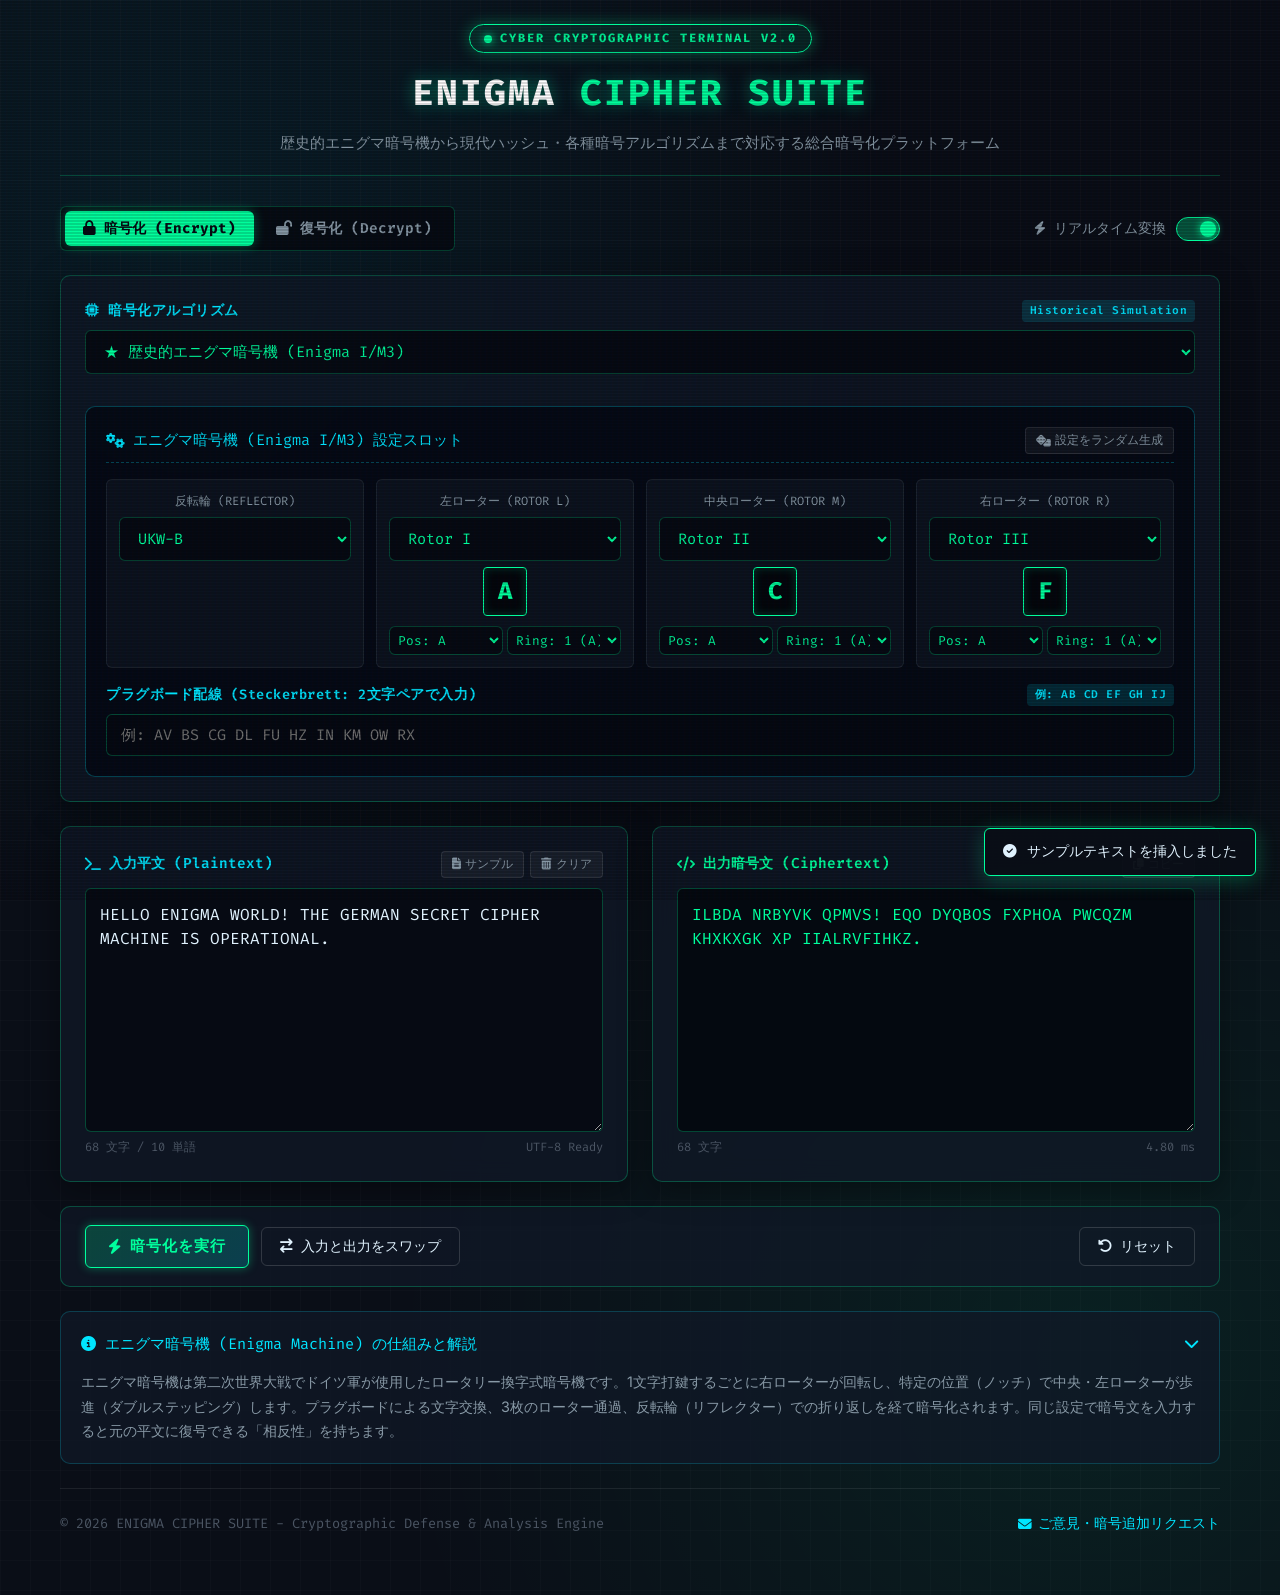
<file: bin/src/main/webapp/index.html>
<!DOCTYPE html>
<html lang="ja">
<head>
  <meta charset="UTF-8">
  <meta name="viewport" content="width=device-width, initial-scale=1.0">
  <title>Enigma Cipher Suite | 次世代暗号プラットフォーム</title>
  
  <!-- Font & Icons -->
  <link rel="preconnect" href="https://fonts.googleapis.com">
  <link rel="preconnect" href="https://fonts.gstatic.com" crossorigin>
  <link href="https://fonts.googleapis.com/css2?family=Fira+Code:wght@400;500;700&family=Inter:wght@400;600;700;800&display=swap" rel="stylesheet">
  <link rel="stylesheet" href="https://cdnjs.cloudflare.com/ajax/libs/font-awesome/6.4.0/css/all.min.css">
  
  <link rel="stylesheet" href="css/style.css">
</head>
<body>
  <div class="container">
    <!-- Header -->
    <header class="app-header">
      <div class="logo-badge">
        <span class="status-dot"></span>
        <span>Cyber Cryptographic Terminal v2.0</span>
      </div>
      <h1 class="app-title">ENIGMA <span class="accent">CIPHER SUITE</span></h1>
      <p class="subtitle">歴史的エニグマ暗号機から現代ハッシュ・各種暗号アルゴリズムまで対応する総合暗号化プラットフォーム</p>
    </header>

    <!-- Top Navigation & Mode Switcher -->
    <div class="top-nav">
      <div class="mode-tabs">
        <button type="button" class="mode-tab active" id="tab-encrypt" onclick="setMode('encrypt')">
          <i class="fa-solid fa-lock"></i> 暗号化 (Encrypt)
        </button>
        <button type="button" class="mode-tab" id="tab-decrypt" onclick="setMode('decrypt')">
          <i class="fa-solid fa-lock-open"></i> 復号化 (Decrypt)
        </button>
      </div>

      <div class="toggle-switch-group">
        <span class="toggle-label"><i class="fa-solid fa-bolt"></i> リアルタイム変換</span>
        <label class="switch">
          <input type="checkbox" id="realtime-toggle" checked onchange="toggleRealtime()">
          <span class="slider"></span>
        </label>
      </div>
    </div>

    <!-- Algorithm & Configuration Panel -->
    <div class="glass-panel">
      <div class="control-grid">
        <div class="form-group">
          <label class="field-label" for="cipher-select">
            <span><i class="fa-solid fa-microchip"></i> 暗号化アルゴリズム</span>
            <span class="badge" id="cipher-category-badge">Historical</span>
          </label>
          <select id="cipher-select" class="form-control" onchange="onCipherChange()">
            <optgroup label="古典・歴史的暗号 (Historical & Classical)">
              <option value="enigma" selected>★ 歴史的エニグマ暗号機 (Enigma I/M3)</option>
              <option value="caesar">シーザー暗号 (Caesar Cipher)</option>
              <option value="rot13">ROT13 (13文字シフト)</option>
              <option value="vigenere">ヴィジュネル暗号 (Vigenère Cipher)</option>
              <option value="affine">アフィン暗号 (Affine Cipher)</option>
              <option value="original">オリジナル暗号 (Length Shift)</option>
            </optgroup>
            <optgroup label="エンコーダー & 通信 (Encoders & Transmission)">
              <option value="morse">モールス信号 (Morse Code / 英文・和文)</option>
              <option value="base64">Base64 (UTF-8 / 日本語対応)</option>
              <option value="hex">16進数 (Hexadecimal)</option>
              <option value="binary">2進数バイナリ (Binary)</option>
            </optgroup>
            <optgroup label="ハッシュ計算 (Hash Functions / 単方向)">
              <option value="sha256">SHA-256</option>
              <option value="sha512">SHA-512</option>
              <option value="sha1">SHA-1</option>
              <option value="md5">MD5</option>
            </optgroup>
          </select>
        </div>

        <!-- Dynamic Option: Caesar Shift -->
        <div class="form-group config-option" id="opt-caesar" style="display: none;">
          <label class="field-label" for="caesar-shift">
            <span>シフト量: <strong id="caesar-shift-val" style="color: var(--neon-green)">3</strong></span>
            <span class="badge">1 〜 25</span>
          </label>
          <input type="range" id="caesar-shift" class="form-range" min="1" max="25" value="3" oninput="updateCaesarShift(this.value)">
        </div>

        <!-- Dynamic Option: Vigenere Key -->
        <div class="form-group config-option" id="opt-vigenere" style="display: none;">
          <label class="field-label" for="vigenere-key">
            <span>暗号鍵 (Key Phrase)</span>
            <span class="badge">A-Z</span>
          </label>
          <input type="text" id="vigenere-key" class="form-control" placeholder="例: SECRET" value="SECRET" oninput="processConversion()">
        </div>

        <!-- Dynamic Option: Affine Keys (a, b) -->
        <div class="form-group config-option" id="opt-affine" style="display: none;">
          <label class="field-label">
            <span>アフィン係数 (a, b): E(x) = (ax + b) mod 26</span>
          </label>
          <div style="display: flex; gap: 10px;">
            <select id="affine-a" class="form-control" style="flex: 1;" onchange="processConversion()">
              <option value="1">a = 1</option>
              <option value="3">a = 3</option>
              <option value="5" selected>a = 5</option>
              <option value="7">a = 7</option>
              <option value="9">a = 9</option>
              <option value="11">a = 11</option>
              <option value="15">a = 15</option>
              <option value="17">a = 17</option>
              <option value="19">a = 19</option>
              <option value="21">a = 21</option>
              <option value="23">a = 23</option>
              <option value="25">a = 25</option>
            </select>
            <input type="number" id="affine-b" class="form-control" style="flex: 1;" min="0" max="25" value="8" placeholder="b (0-25)" oninput="processConversion()">
          </div>
        </div>
      </div>

      <!-- Enigma Machine Advanced Configuration Panel -->
      <div class="enigma-config-card config-option" id="opt-enigma">
        <div class="panel-title">
          <i class="fa-solid fa-gears"></i> エニグマ暗号機 (Enigma I/M3) 設定スロット
          <button type="button" class="tool-btn" style="margin-left: auto;" onclick="randomizeEnigma()">
            <i class="fa-solid fa-dice"></i> 設定をランダム生成
          </button>
        </div>

        <div class="rotors-grid">
          <!-- Reflector -->
          <div class="rotor-slot">
            <div class="slot-name">反転輪 (Reflector)</div>
            <select id="enigma-reflector" class="form-control" onchange="processConversion()">
              <option value="B" selected>UKW-B</option>
              <option value="C">UKW-C</option>
            </select>
          </div>

          <!-- Rotor Left (Fast/Slow) -->
          <div class="rotor-slot">
            <div class="slot-name">左ローター (Rotor L)</div>
            <select id="enigma-rotor-l" class="form-control" onchange="processConversion()">
              <option value="I" selected>Rotor I</option>
              <option value="II">Rotor II</option>
              <option value="III">Rotor III</option>
              <option value="IV">Rotor IV</option>
              <option value="V">Rotor V</option>
            </select>
            <div class="rotor-wheel" id="wheel-l">A</div>
            <div style="display: flex; gap: 4px; margin-top: 4px;">
              <select id="pos-l" class="form-control" style="padding: 4px; font-size: 0.8rem;" onchange="updateRotorWheelDisplay(); processConversion();"></select>
              <select id="ring-l" class="form-control" style="padding: 4px; font-size: 0.8rem;" title="リング設定" onchange="processConversion()"></select>
            </div>
          </div>

          <!-- Rotor Middle -->
          <div class="rotor-slot">
            <div class="slot-name">中央ローター (Rotor M)</div>
            <select id="enigma-rotor-m" class="form-control" onchange="processConversion()">
              <option value="I">Rotor I</option>
              <option value="II" selected>Rotor II</option>
              <option value="III">Rotor III</option>
              <option value="IV">Rotor IV</option>
              <option value="V">Rotor V</option>
            </select>
            <div class="rotor-wheel" id="wheel-m">A</div>
            <div style="display: flex; gap: 4px; margin-top: 4px;">
              <select id="pos-m" class="form-control" style="padding: 4px; font-size: 0.8rem;" onchange="updateRotorWheelDisplay(); processConversion();"></select>
              <select id="ring-m" class="form-control" style="padding: 4px; font-size: 0.8rem;" title="リング設定" onchange="processConversion()"></select>
            </div>
          </div>

          <!-- Rotor Right (Fast) -->
          <div class="rotor-slot">
            <div class="slot-name">右ローター (Rotor R)</div>
            <select id="enigma-rotor-r" class="form-control" onchange="processConversion()">
              <option value="I">Rotor I</option>
              <option value="II">Rotor II</option>
              <option value="III" selected>Rotor III</option>
              <option value="IV">Rotor IV</option>
              <option value="V">Rotor V</option>
            </select>
            <div class="rotor-wheel" id="wheel-r">A</div>
            <div style="display: flex; gap: 4px; margin-top: 4px;">
              <select id="pos-r" class="form-control" style="padding: 4px; font-size: 0.8rem;" onchange="updateRotorWheelDisplay(); processConversion();"></select>
              <select id="ring-r" class="form-control" style="padding: 4px; font-size: 0.8rem;" title="リング設定" onchange="processConversion()"></select>
            </div>
          </div>
        </div>

        <!-- Plugboard -->
        <div class="form-group" style="margin-top: 10px;">
          <label class="field-label" for="enigma-plugboard">
            <span>プラグボード配線 (Steckerbrett: 2文字ペアで入力)</span>
            <span class="badge">例: AB CD EF GH IJ</span>
          </label>
          <input type="text" id="enigma-plugboard" class="form-control" placeholder="例: AV BS CG DL FU HZ IN KM OW RX" value="" oninput="processConversion()">
        </div>
      </div>
    </div>

    <!-- Dual Workspace (Input / Output) -->
    <div class="workspace-grid">
      <!-- Input Card -->
      <div class="glass-panel editor-card">
        <div class="editor-header">
          <div class="editor-title input-title">
            <i class="fa-solid fa-terminal"></i>
            <span id="input-label">入力平文 (Plaintext)</span>
          </div>
          <div class="editor-tools">
            <button type="button" class="tool-btn" onclick="insertSampleText()">
              <i class="fa-solid fa-file-lines"></i> サンプル
            </button>
            <button type="button" class="tool-btn" onclick="clearInput()">
              <i class="fa-solid fa-trash-can"></i> クリア
            </button>
          </div>
        </div>
        <textarea id="input-text" class="editor-textarea" placeholder="ここに変換したいテキストを入力してください..." oninput="onInputTextChange()"></textarea>
        <div class="editor-footer">
          <span id="input-char-count">0 文字 / 0 単語</span>
          <span>UTF-8 Ready</span>
        </div>
      </div>

      <!-- Output Card -->
      <div class="glass-panel editor-card">
        <div class="editor-header">
          <div class="editor-title output-title">
            <i class="fa-solid fa-code"></i>
            <span id="output-label">出力暗号文 (Ciphertext)</span>
          </div>
          <div class="editor-tools">
            <button type="button" class="tool-btn" id="btn-morse-audio" style="display: none;" onclick="toggleMorseAudio()">
              <i class="fa-solid fa-volume-high"></i> 音声再生
            </button>
            <button type="button" class="tool-btn" onclick="copyOutput()">
              <i class="fa-solid fa-copy"></i> コピー
            </button>
          </div>
        </div>
        <textarea id="output-text" class="editor-textarea output" readonly placeholder="変換結果がここにリアルタイムで表示されます..."></textarea>
        <div class="editor-footer">
          <span id="output-char-count">0 文字</span>
          <span id="process-time-badge">0.0 ms</span>
        </div>
      </div>
    </div>

    <!-- Action Bar -->
    <div class="action-bar">
      <div class="action-buttons">
        <button type="button" class="btn-cyber" id="btn-execute" onclick="processConversion()">
          <i class="fa-solid fa-bolt"></i> <span id="execute-btn-text">暗号化を実行</span>
        </button>
        <button type="button" class="btn-secondary-cyber" onclick="swapInputOutput()">
          <i class="fa-solid fa-arrow-right-arrow-left"></i> 入力と出力をスワップ
        </button>
      </div>

      <div class="action-buttons">
        <button type="button" class="btn-secondary-cyber" onclick="resetAll()">
          <i class="fa-solid fa-rotate-left"></i> リセット
        </button>
      </div>
    </div>

    <!-- Algorithm Explanation & Technical Principles -->
    <div class="info-card">
      <div class="info-header" onclick="toggleInfoContent()">
        <span><i class="fa-solid fa-circle-info"></i> <span id="info-title">エニグマ暗号機 (Enigma Machine) の仕組みと解説</span></span>
        <i class="fa-solid fa-chevron-down" id="info-chevron"></i>
      </div>
      <div class="info-content" id="info-content">
        <p id="info-text">
          エニグマ暗号機は第二次世界大戦でドイツ軍が使用したロータリー換字式暗号機です。1文字打鍵するごとに右側のローターが1ステップ回転し、内部配線が変化するため、同じ文字を連続して打鍵しても常に異なる暗号文字が出力される多表式暗号の傑作です。
        </p>
      </div>
    </div>

    <!-- Footer -->
    <footer class="app-footer">
      <div>
        <span>&copy; 2026 ENIGMA CIPHER SUITE - Cryptographic Defense & Analysis Engine</span>
      </div>
      <div style="display: flex; gap: 20px;">
        <a href="form.html" class="footer-link">
          <i class="fa-solid fa-envelope"></i> ご意見・暗号追加リクエスト
        </a>
      </div>
    </footer>
  </div>

  <!-- Toast Notification Area -->
  <div class="toast-container" id="toast-container"></div>

  <!-- Main JavaScript Logic -->
  <script>
    /* =========================================================
       1. CRYPTOGRAPHIC ENGINE & ALGORITHMS
       ========================================================= */

    // 1.1 Enigma I / M3 Machine Simulator
    class EnigmaSimulator {
      constructor(config) {
        // Rotor Wirings (Entry: A-Z)
        this.rotorWirings = {
          'I':   'EKMFLGDQVZNTOWYHXUSPAIBRCJ',
          'II':  'AJDKSIRUXBLHWTMCQGZNPYFVOE',
          'III': 'BDFHJLCPRTXVZNYEIWGAKMUSQO',
          'IV':  'ESOVPZJAYQUIRHXLNFTGKDCMWB',
          'V':   'VZBRGITYUPSDNHLXAWMJQOFECK'
        };
        // Turnover notch positions (0-indexed A=0, Q=16, E=4, V=21, J=9, Z=25)
        this.rotorNotches = {
          'I': 16,  // Q
          'II': 4,  // E
          'III': 21, // V
          'IV': 9,  // J
          'V': 25   // Z
        };
        // Reflectors
        this.reflectors = {
          'B': 'YRUHQSLDPXNGOKMIEBFZCWVJAT',
          'C': 'FVPJIAOYEDRZXWGCTKUQSBNMHL'
        };

        this.rotorL = config.rotorL || 'I';
        this.rotorM = config.rotorM || 'II';
        this.rotorR = config.rotorR || 'III';
        this.reflector = config.reflector || 'B';

        this.posL = config.posL || 0;
        this.posM = config.posM || 0;
        this.posR = config.posR || 0;

        this.ringL = config.ringL || 0;
        this.ringM = config.ringM || 0;
        this.ringR = config.ringR || 0;

        this.plugboard = this.buildPlugboard(config.plugboardStr || '');
      }

      buildPlugboard(str) {
        const map = {};
        for (let i = 0; i < 26; i++) map[i] = i;
        const pairs = str.toUpperCase().replace(/[^A-Z]/g, ' ').split(/\s+/).filter(Boolean);
        const used = new Set();
        for (let p of pairs) {
          if (p.length === 2) {
            const a = p.charCodeAt(0) - 65;
            const b = p.charCodeAt(1) - 65;
            if (!used.has(a) && !used.has(b)) {
              map[a] = b;
              map[b] = a;
              used.add(a);
              used.add(b);
            }
          }
        }
        return map;
      }

      step() {
        const notchM = this.rotorNotches[this.rotorM];
        const notchR = this.rotorNotches[this.rotorR];

        // Enigma Double-Stepping anomaly:
        // Middle rotor steps if right rotor is at notch OR if middle rotor itself is at notch!
        const stepM = (this.posR === notchR) || (this.posM === notchM);
        const stepL = (this.posM === notchM);

        if (stepL) {
          this.posL = (this.posL + 1) % 26;
        }
        if (stepM) {
          this.posM = (this.posM + 1) % 26;
        }
        this.posR = (this.posR + 1) % 26;
      }

      rotorForward(c, rotorName, pos, ring) {
        const shift = (pos - ring + 26) % 26;
        const entered = (c + shift) % 26;
        const mappedChar = this.rotorWirings[rotorName].charCodeAt(entered) - 65;
        return (mappedChar - shift + 26) % 26;
      }

      rotorBackward(c, rotorName, pos, ring) {
        const shift = (pos - ring + 26) % 26;
        const entered = (c + shift) % 26;
        const wiring = this.rotorWirings[rotorName];
        const origChar = String.fromCharCode(entered + 65);
        const mappedIndex = wiring.indexOf(origChar);
        return (mappedIndex - shift + 26) % 26;
      }

      reflectorPass(c) {
        const wiring = this.reflectors[this.reflector];
        return wiring.charCodeAt(c) - 65;
      }

      encryptChar(char) {
        const code = char.toUpperCase().charCodeAt(0);
        if (code < 65 || code > 90) return char; // Non A-Z unchanged

        this.step();

        let c = code - 65;
        // 1. Plugboard in
        c = this.plugboard[c];

        // 2. Rotors Right -> Middle -> Left
        c = this.rotorForward(c, this.rotorR, this.posR, this.ringR);
        c = this.rotorForward(c, this.rotorM, this.posM, this.ringM);
        c = this.rotorForward(c, this.rotorL, this.posL, this.ringL);

        // 3. Reflector
        c = this.reflectorPass(c);

        // 4. Rotors Left -> Middle -> Right (Backward)
        c = this.rotorBackward(c, this.rotorL, this.posL, this.ringL);
        c = this.rotorBackward(c, this.rotorM, this.posM, this.ringM);
        c = this.rotorBackward(c, this.rotorR, this.posR, this.ringR);

        // 5. Plugboard out
        c = this.plugboard[c];

        const outChar = String.fromCharCode(c + 65);
        return (char === char.toLowerCase()) ? outChar.toLowerCase() : outChar;
      }

      process(text) {
        let result = '';
        for (let ch of text) {
          result += this.encryptChar(ch);
        }
        return result;
      }
    }

    // 1.2 Caesar Cipher
    const CaesarCipher = {
      encrypt(text, shift) {
        shift = ((shift % 26) + 26) % 26;
        return text.replace(/[a-zA-Z]/g, c => {
          const code = c.charCodeAt(0);
          const base = code >= 97 ? 97 : 65;
          return String.fromCharCode(((code - base + shift) % 26) + base);
        });
      },
      decrypt(text, shift) {
        return this.encrypt(text, 26 - (shift % 26));
      }
    };

    // 1.3 ROT13
    const Rot13Cipher = {
      process(text) {
        return CaesarCipher.encrypt(text, 13);
      }
    };

    // 1.4 Vigenere Cipher
    const VigenereCipher = {
      encrypt(text, key) {
        const cleanKey = (key || 'KEY').toUpperCase().replace(/[^A-Z]/g, '') || 'KEY';
        let kIdx = 0;
        let result = '';
        for (let ch of text) {
          const code = ch.charCodeAt(0);
          if (code >= 65 && code <= 90) {
            const shift = cleanKey.charCodeAt(kIdx % cleanKey.length) - 65;
            result += String.fromCharCode(((code - 65 + shift) % 26) + 65);
            kIdx++;
          } else if (code >= 97 && code <= 122) {
            const shift = cleanKey.charCodeAt(kIdx % cleanKey.length) - 65;
            result += String.fromCharCode(((code - 97 + shift) % 26) + 97);
            kIdx++;
          } else {
            result += ch;
          }
        }
        return result;
      },
      decrypt(text, key) {
        const cleanKey = (key || 'KEY').toUpperCase().replace(/[^A-Z]/g, '') || 'KEY';
        let kIdx = 0;
        let result = '';
        for (let ch of text) {
          const code = ch.charCodeAt(0);
          if (code >= 65 && code <= 90) {
            const shift = cleanKey.charCodeAt(kIdx % cleanKey.length) - 65;
            result += String.fromCharCode(((code - 65 - shift + 26) % 26) + 65);
            kIdx++;
          } else if (code >= 97 && code <= 122) {
            const shift = cleanKey.charCodeAt(kIdx % cleanKey.length) - 65;
            result += String.fromCharCode(((code - 97 - shift + 26) % 26) + 97);
            kIdx++;
          } else {
            result += ch;
          }
        }
        return result;
      }
    };

    // 1.5 Affine Cipher: E(x) = (a*x + b) mod 26
    const AffineCipher = {
      modInverse(a, m) {
        a = ((a % m) + m) % m;
        for (let x = 1; x < m; x++) {
          if ((a * x) % m === 1) return x;
        }
        return 1;
      },
      encrypt(text, a, b) {
        a = parseInt(a, 10);
        b = parseInt(b, 10);
        return text.replace(/[a-zA-Z]/g, c => {
          const isLower = c >= 'a' && c <= 'z';
          const base = isLower ? 97 : 65;
          const x = c.charCodeAt(0) - base;
          const enc = (a * x + b) % 26;
          return String.fromCharCode(((enc % 26 + 26) % 26) + base);
        });
      },
      decrypt(text, a, b) {
        a = parseInt(a, 10);
        b = parseInt(b, 10);
        const aInv = this.modInverse(a, 26);
        return text.replace(/[a-zA-Z]/g, c => {
          const isLower = c >= 'a' && c <= 'z';
          const base = isLower ? 97 : 65;
          const y = c.charCodeAt(0) - base;
          const dec = (aInv * (y - b)) % 26;
          return String.fromCharCode(((dec % 26 + 26) % 26) + base);
        });
      }
    };

    // 1.6 Morse Code (English + Japanese Wabun)
    const MorseCode = {
      map: {
        'A': '.-', 'B': '-...', 'C': '-.-.', 'D': '-..', 'E': '.', 'F': '..-.',
        'G': '--.', 'H': '....', 'I': '..', 'J': '.---', 'K': '-.-', 'L': '.-..',
        'M': '--', 'N': '-.', 'O': '---', 'P': '.--.', 'Q': '--.-', 'R': '.-.',
        'S': '...', 'T': '-', 'U': '..-', 'V': '...-', 'W': '.--', 'X': '-..-',
        'Y': '-.--', 'Z': '--..',
        '1': '.----', '2': '..---', '3': '...--', '4': '....-', '5': '.....',
        '6': '-....', '7': '--...', '8': '---..', '9': '----.', '0': '-----',
        '.': '.-.-.-', ',': '--..--', '?': '..--..', "'": '.----.', '!': '-.-.--',
        '/': '-..-.', '(': '-.--.', ')': '-.--.-', '&': '.-...', ':': '---...',
        ';': '-.-.-.', '=': '-...-', '+': '.-.-.', '-': '-....-', '_': '..--.-',
        '"': '.-..-.', '$': '...-..-', '@': '.--.-.', ' ': '/'
      },
      // 和文モールス (イロハ順)
      wabun: {
        'イ': '.-', 'ロ': '.-.-', 'ハ': '-...', 'ニ': '-.-.', 'ホ': '-..',
        'ヘ': '.', 'ト': '..-..', 'チ': '..-.', 'リ': '--.', 'ヌ': '....',
        'ル': '-.--.', 'ヲ': '.---', 'ワ': '-.-', 'カ': '.-..', 'ヨ': '--',
        'タ': '-.', 'レ': '---', 'ソ': '---.', 'ツ': '.--.', 'ネ': '--.-',
        'ナ': '.-.', 'ラ': '...', 'ム': '-', 'ウ': '..-', 'ヰ': '.-..-',
        'ノ': '..--', 'オ': '.-...', 'ク': '...-', 'ヤ': '.--', 'マ': '-..-',
        'ケ': '-.--', 'フ': '--..', 'コ': '----', 'エ': '-.---', 'テ': '.-.--',
        'ア': '--.--', 'サ': '-.-.-', 'キ': '-.-..', 'ユ': '-..--', 'メ': '-...-',
        'ミ': '..-.-', 'シ': '--.-.', 'ヱ': '.--..', 'ヒ': '--..-', 'モ': '-..-.',
        'セ': '.---.', 'ス': '---.-', 'ン': '.-.-.'
      },
      reverseMap: null,
      getReverseMap() {
        if (!this.reverseMap) {
          this.reverseMap = {};
          for (let k in this.map) this.reverseMap[this.map[k]] = k;
          for (let k in this.wabun) this.reverseMap[this.wabun[k]] = k;
        }
        return this.reverseMap;
      },
      encode(text) {
        const words = text.toUpperCase().split('');
        const res = [];
        for (let ch of words) {
          if (this.map[ch]) res.push(this.map[ch]);
          else if (this.wabun[ch]) res.push(this.wabun[ch]);
          else if (ch === '\n') res.push('\n');
          else if (ch === ' ') res.push('/');
          else res.push(ch);
        }
        return res.join(' ');
      },
      decode(morse) {
        const rev = this.getReverseMap();
        const tokens = morse.trim().split(/\s+/);
        return tokens.map(t => {
          if (t === '/') return ' ';
          if (rev[t]) return rev[t];
          return t;
        }).join('');
      }
    };

    // 1.7 Base64 (UTF-8 Safe)
    const Base64Util = {
      encode(str) {
        try {
          const bytes = new TextEncoder().encode(str);
          let binary = '';
          for (let b of bytes) binary += String.fromCharCode(b);
          return btoa(binary);
        } catch (e) {
          return 'Error encoding Base64';
        }
      },
      decode(b64) {
        try {
          const binary = atob(b64.trim());
          const bytes = new Uint8Array(binary.length);
          for (let i = 0; i < binary.length; i++) bytes[i] = binary.charCodeAt(i);
          return new TextDecoder().decode(bytes);
        } catch (e) {
          return 'Error: 有効なBase64文字列ではありません';
        }
      }
    };

    // 1.8 Hex & Binary
    const BinaryHexUtil = {
      toHex(text) {
        const bytes = new TextEncoder().encode(text);
        return Array.from(bytes).map(b => b.toString(16).padStart(2, '0').toUpperCase()).join(' ');
      },
      fromHex(hex) {
        try {
          const clean = hex.replace(/[^0-9a-fA-F]/g, '');
          if (clean.length % 2 !== 0) return 'Error: 16進数の文字数が不正です';
          const bytes = new Uint8Array(clean.length / 2);
          for (let i = 0; i < clean.length; i += 2) {
            bytes[i / 2] = parseInt(clean.substr(i, 2), 16);
          }
          return new TextDecoder().decode(bytes);
        } catch (e) {
          return 'Error decoding Hex';
        }
      },
      toBinary(text) {
        const bytes = new TextEncoder().encode(text);
        return Array.from(bytes).map(b => b.toString(2).padStart(8, '0')).join(' ');
      },
      fromBinary(bin) {
        try {
          const tokens = bin.trim().split(/\s+/).filter(Boolean);
          const bytes = new Uint8Array(tokens.map(t => parseInt(t, 2)));
          return new TextDecoder().decode(bytes);
        } catch (e) {
          return 'Error decoding Binary';
        }
      }
    };

    // 1.9 Original Length Shift Cipher
    const OriginalCipher = {
      encrypt(text) {
        const len = text.length;
        const res = [];
        for (let i = 0; i < len; i++) {
          res.push(String.fromCharCode(text.charCodeAt(i) + len));
        }
        return res.join('');
      },
      decrypt(text) {
        const len = text.length;
        const res = [];
        for (let i = 0; i < len; i++) {
          res.push(String.fromCharCode(text.charCodeAt(i) - len));
        }
        return res.join('');
      }
    };

    // 1.10 Hash Engine (SHA-256, SHA-512, SHA-1, MD5)
    const HashEngine = {
      async compute(algo, text) {
        if (algo === 'md5') {
          return this.md5(text);
        }
        const encoder = new TextEncoder();
        const data = encoder.encode(text);
        const algoMap = {
          'sha256': 'SHA-256',
          'sha512': 'SHA-512',
          'sha1': 'SHA-1'
        };
        const hashBuffer = await crypto.subtle.digest(algoMap[algo] || 'SHA-256', data);
        const hashArray = Array.from(new Uint8Array(hashBuffer));
        return hashArray.map(b => b.toString(16).padStart(2, '0')).join('');
      },
      // Compact MD5 Implementation
      md5(string) {
        function md5cycle(x, k) {
          var a = x[0], b = x[1], c = x[2], d = x[3];
          a = ff(a, b, c, d, k[0], 7, -680876936);
          d = ff(d, a, b, c, k[1], 12, -389564586);
          c = ff(c, d, a, b, k[2], 17, 606105819);
          b = ff(b, c, d, a, k[3], 22, -1044525330);
          a = ff(a, b, c, d, k[4], 7, -176418897);
          d = ff(d, a, b, c, k[5], 12, 1200080426);
          c = ff(c, d, a, b, k[6], 17, -1473231341);
          b = ff(b, c, d, a, k[7], 22, -45705983);
          a = ff(a, b, c, d, k[8], 7, 1770035416);
          d = ff(d, a, b, c, k[9], 12, -1958414417);
          c = ff(c, d, a, b, k[10], 17, -42063);
          b = ff(b, c, d, a, k[11], 22, -1990404162);
          a = ff(a, b, c, d, k[12], 7, 1804603682);
          d = ff(d, a, b, c, k[13], 12, -40341101);
          c = ff(c, d, a, b, k[14], 17, -1502002290);
          b = ff(b, c, d, a, k[15], 22, 1236535329);
          a = gg(a, b, c, d, k[1], 5, -165796510);
          d = gg(d, a, b, c, k[6], 9, -1069501632);
          c = gg(c, d, a, b, k[11], 14, 643717713);
          b = gg(b, c, d, a, k[0], 20, -373897302);
          a = gg(a, b, c, d, k[5], 5, -701558691);
          d = gg(d, a, b, c, k[10], 9, 38016083);
          c = gg(c, d, a, b, k[15], 14, -660478335);
          b = gg(b, c, d, a, k[4], 20, -405537848);
          a = gg(a, b, c, d, k[9], 5, 568446438);
          d = gg(d, a, b, c, k[14], 9, -1019803690);
          c = gg(c, d, a, b, k[3], 14, -187363961);
          b = gg(b, c, d, a, k[8], 20, 1163531501);
          a = gg(a, b, c, d, k[13], 5, -1444681467);
          d = gg(d, a, b, c, k[2], 9, -51403784);
          c = gg(c, d, a, b, k[7], 14, 1735328473);
          b = gg(b, c, d, a, k[12], 20, -1926607734);
          a = hh(a, b, c, d, k[5], 4, -378558);
          d = hh(d, a, b, c, k[8], 11, -2022574463);
          c = hh(c, d, a, b, k[11], 16, 1839030562);
          b = hh(b, c, d, a, k[14], 23, -35309556);
          a = hh(a, b, c, d, k[1], 4, -1530992060);
          d = hh(d, a, b, c, k[4], 11, 1272893353);
          c = hh(c, d, a, b, k[7], 16, -155497632);
          b = hh(b, c, d, a, k[10], 23, -1094730640);
          a = hh(a, b, c, d, k[13], 4, 681279174);
          d = hh(d, a, b, c, k[0], 11, -358537222);
          c = hh(c, d, a, b, k[3], 16, -722521979);
          b = hh(b, c, d, a, k[6], 23, 76029189);
          a = hh(a, b, c, d, k[9], 4, -640364487);
          d = hh(d, a, b, c, k[12], 11, -421815835);
          c = hh(c, d, a, b, k[15], 16, 530742520);
          b = hh(b, c, d, a, k[2], 23, -995338651);
          a = ii(a, b, c, d, k[0], 6, -198630844);
          d = ii(d, a, b, c, k[7], 10, 1126891415);
          c = ii(c, d, a, b, k[14], 15, -1416354905);
          b = ii(b, c, d, a, k[5], 21, -57434055);
          a = ii(a, b, c, d, k[12], 6, 1700485571);
          d = ii(d, a, b, c, k[3], 10, -1894986606);
          c = ii(c, d, a, b, k[10], 15, -1051523);
          b = ii(b, c, d, a, k[1], 21, -2054922799);
          a = ii(a, b, c, d, k[8], 6, 1873313359);
          d = ii(d, a, b, c, k[15], 10, -30611744);
          c = ii(c, d, a, b, k[6], 15, -1560198380);
          b = ii(b, c, d, a, k[13], 21, 1309151649);
          a = ii(a, b, c, d, k[4], 6, -145523070);
          d = ii(d, a, b, c, k[11], 10, -1120210379);
          c = ii(c, d, a, b, k[2], 15, 718787259);
          b = ii(b, c, d, a, k[9], 21, -343485551);
          x[0] = add32(a, x[0]);
          x[1] = add32(b, x[1]);
          x[2] = add32(c, x[2]);
          x[3] = add32(d, x[3]);
        }
        function cmn(q, a, b, x, s, t) {
          a = add32(add32(a, q), add32(x, t));
          return add32((a << s) | (a >>> (32 - s)), b);
        }
        function ff(a, b, c, d, x, s, t) { return cmn((b & c) | ((~b) & d), a, b, x, s, t); }
        function gg(a, b, c, d, x, s, t) { return cmn((b & d) | (c & (~d)), a, b, x, s, t); }
        function hh(a, b, c, d, x, s, t) { return cmn(b ^ c ^ d, a, b, x, s, t); }
        function ii(a, b, c, d, x, s, t) { return cmn(c ^ (b | (~d)), a, b, x, s, t); }
        function add32(a, b) { return (a + b) & 0xFFFFFFFF; }
        function md51(s) {
          var n = s.length, state = [1732584193, -271733879, -1732584194, 271733878], i;
          for (i = 64; i <= s.length; i += 64) {
            md5cycle(state, md5blk(s.substring(i - 64, i)));
          }
          s = s.substring(i - 64);
          var tail = [0, 0, 0, 0, 0, 0, 0, 0, 0, 0, 0, 0, 0, 0, 0, 0];
          for (i = 0; i < s.length; i++) tail[i >> 2] |= s.charCodeAt(i) << ((i % 4) << 3);
          tail[i >> 2] |= 0x80 << ((i % 4) << 3);
          if (i > 55) {
            md5cycle(state, tail);
            for (i = 0; i < 16; i++) tail[i] = 0;
          }
          tail[14] = n * 8;
          md5cycle(state, tail);
          return state;
        }
        function md5blk(s) {
          var md5blks = [], i;
          for (i = 0; i < 64; i += 4) {
            md5blks[i >> 2] = s.charCodeAt(i) + (s.charCodeAt(i + 1) << 8) + (s.charCodeAt(i + 2) << 16) + (s.charCodeAt(i + 3) << 24);
          }
          return md5blks;
        }
        var hex_chr = '0123456789abcdef'.split('');
        function rhex(n) {
          var s = '', j = 0;
          for (; j < 4; j++) s += hex_chr[(n >> (j * 8 + 4)) & 0x0F] + hex_chr[(n >> (j * 8)) & 0x0F];
          return s;
        }
        var x = md51(string);
        return rhex(x[0]) + rhex(x[1]) + rhex(x[2]) + rhex(x[3]);
      }
    };

    /* =========================================================
       2. UI & STATE CONTROLLER
       ========================================================= */

    let currentMode = 'encrypt'; // 'encrypt' | 'decrypt'
    let isRealtime = true;

    // Initialize UI Dropdowns (Rotor positions A-Z, Ring settings 1-26)
    function initDropdowns() {
      const posSelects = ['pos-l', 'pos-m', 'pos-r'];
      const ringSelects = ['ring-l', 'ring-m', 'ring-r'];

      posSelects.forEach(id => {
        const el = document.getElementById(id);
        el.innerHTML = '';
        for (let i = 0; i < 26; i++) {
          const char = String.fromCharCode(65 + i);
          const opt = document.createElement('option');
          opt.value = i;
          opt.textContent = `Pos: ${char}`;
          el.appendChild(opt);
        }
      });

      ringSelects.forEach(id => {
        const el = document.getElementById(id);
        el.innerHTML = '';
        for (let i = 0; i < 26; i++) {
          const char = String.fromCharCode(65 + i);
          const opt = document.createElement('option');
          opt.value = i;
          opt.textContent = `Ring: ${i + 1} (${char})`;
          el.appendChild(opt);
        }
      });
    }

    function setMode(mode) {
      currentMode = mode;
      document.getElementById('tab-encrypt').classList.toggle('active', mode === 'encrypt');
      document.getElementById('tab-decrypt').classList.toggle('active', mode === 'decrypt');

      const isEnc = (mode === 'encrypt');
      document.getElementById('input-label').textContent = isEnc ? '入力平文 (Plaintext)' : '入力暗号文 (Ciphertext)';
      document.getElementById('output-label').textContent = isEnc ? '出力暗号文 (Ciphertext)' : '出力復号平文 (Decrypted Plaintext)';
      document.getElementById('execute-btn-text').textContent = isEnc ? '暗号化を実行' : '復号化を実行';

      showToast(`モード切替: ${isEnc ? '暗号化 (Encrypt)' : '復号化 (Decrypt)'}`);
      processConversion();
    }

    function toggleRealtime() {
      isRealtime = document.getElementById('realtime-toggle').checked;
      showToast(`リアルタイム変換: ${isRealtime ? 'ON' : 'OFF'}`);
      if (isRealtime) processConversion();
    }

    function updateCaesarShift(val) {
      document.getElementById('caesar-shift-val').textContent = val;
      if (isRealtime) processConversion();
    }

    function onCipherChange() {
      const cipher = document.getElementById('cipher-select').value;
      
      // Hide all dynamic options first
      document.querySelectorAll('.config-option').forEach(el => el.style.display = 'none');
      
      // Show audio button only for Morse
      document.getElementById('btn-morse-audio').style.display = (cipher === 'morse') ? 'inline-flex' : 'none';

      // Update badge and options
      const badge = document.getElementById('cipher-category-badge');
      if (cipher === 'enigma') {
        document.getElementById('opt-enigma').style.display = 'block';
        badge.textContent = 'Historical Simulation';
      } else if (cipher === 'caesar') {
        document.getElementById('opt-caesar').style.display = 'block';
        badge.textContent = 'Classical Substitution';
      } else if (cipher === 'vigenere') {
        document.getElementById('opt-vigenere').style.display = 'block';
        badge.textContent = 'Polyalphabetic';
      } else if (cipher === 'affine') {
        document.getElementById('opt-affine').style.display = 'block';
        badge.textContent = 'Mathematical Cipher';
      } else if (['base64', 'hex', 'binary', 'morse'].includes(cipher)) {
        badge.textContent = 'Encoder / Transmission';
      } else if (cipher.startsWith('sha') || cipher === 'md5') {
        badge.textContent = 'One-Way Hash';
      } else {
        badge.textContent = 'Algorithm';
      }

      updateInfoText(cipher);
      processConversion();
    }

    function updateRotorWheelDisplay() {
      const posL = parseInt(document.getElementById('pos-l').value, 10);
      const posM = parseInt(document.getElementById('pos-m').value, 10);
      const posR = parseInt(document.getElementById('pos-r').value, 10);

      document.getElementById('wheel-l').textContent = String.fromCharCode(65 + posL);
      document.getElementById('wheel-m').textContent = String.fromCharCode(65 + posM);
      document.getElementById('wheel-r').textContent = String.fromCharCode(65 + posR);
    }

    function randomizeEnigma() {
      const rotors = ['I', 'II', 'III', 'IV', 'V'];
      // Randomize rotor selection without duplication
      const shuffled = [...rotors].sort(() => 0.5 - Math.random());
      document.getElementById('enigma-rotor-l').value = shuffled[0];
      document.getElementById('enigma-rotor-m').value = shuffled[1];
      document.getElementById('enigma-rotor-r').value = shuffled[2];

      document.getElementById('pos-l').value = Math.floor(Math.random() * 26);
      document.getElementById('pos-m').value = Math.floor(Math.random() * 26);
      document.getElementById('pos-r').value = Math.floor(Math.random() * 26);

      document.getElementById('ring-l').value = Math.floor(Math.random() * 26);
      document.getElementById('ring-m').value = Math.floor(Math.random() * 26);
      document.getElementById('ring-r').value = Math.floor(Math.random() * 26);

      // Random plugboard pairs
      const alphabet = 'ABCDEFGHIJKLMNOPQRSTUVWXYZ'.split('').sort(() => 0.5 - Math.random());
      const pairs = [];
      for (let i = 0; i < 10; i += 2) {
        pairs.push(alphabet[i] + alphabet[i+1]);
      }
      document.getElementById('enigma-plugboard').value = pairs.join(' ');

      updateRotorWheelDisplay();
      showToast('エニグマのローターおよび鍵設定をランダム生成しました');
      processConversion();
    }

    // Main Conversion Pipeline
    async function processConversion() {
      const cipher = document.getElementById('cipher-select').value;
      const input = document.getElementById('input-text').value;
      const outputArea = document.getElementById('output-text');
      const startTime = performance.now();

      let result = '';

      try {
        if (cipher === 'enigma') {
          // Clone config so encryption doesn't permanently mutate groundstellung in UI dropdowns
          const config = {
            rotorL: document.getElementById('enigma-rotor-l').value,
            rotorM: document.getElementById('enigma-rotor-m').value,
            rotorR: document.getElementById('enigma-rotor-r').value,
            reflector: document.getElementById('enigma-reflector').value,
            posL: parseInt(document.getElementById('pos-l').value, 10),
            posM: parseInt(document.getElementById('pos-m').value, 10),
            posR: parseInt(document.getElementById('pos-r').value, 10),
            ringL: parseInt(document.getElementById('ring-l').value, 10),
            ringM: parseInt(document.getElementById('ring-m').value, 10),
            ringR: parseInt(document.getElementById('ring-r').value, 10),
            plugboardStr: document.getElementById('enigma-plugboard').value
          };
          const enigma = new EnigmaSimulator(config);
          result = enigma.process(input);

          // Update final rotor wheel positions based on the simulation
          document.getElementById('wheel-l').textContent = String.fromCharCode(65 + enigma.posL);
          document.getElementById('wheel-m').textContent = String.fromCharCode(65 + enigma.posM);
          document.getElementById('wheel-r').textContent = String.fromCharCode(65 + enigma.posR);
        } else if (cipher === 'caesar') {
          const shift = parseInt(document.getElementById('caesar-shift').value, 10);
          result = (currentMode === 'encrypt') ? CaesarCipher.encrypt(input, shift) : CaesarCipher.decrypt(input, shift);
        } else if (cipher === 'rot13') {
          result = Rot13Cipher.process(input);
        } else if (cipher === 'vigenere') {
          const key = document.getElementById('vigenere-key').value;
          result = (currentMode === 'encrypt') ? VigenereCipher.encrypt(input, key) : VigenereCipher.decrypt(input, key);
        } else if (cipher === 'affine') {
          const a = document.getElementById('affine-a').value;
          const b = document.getElementById('affine-b').value;
          result = (currentMode === 'encrypt') ? AffineCipher.encrypt(input, a, b) : AffineCipher.decrypt(input, a, b);
        } else if (cipher === 'original') {
          result = (currentMode === 'encrypt') ? OriginalCipher.encrypt(input) : OriginalCipher.decrypt(input);
        } else if (cipher === 'morse') {
          result = (currentMode === 'encrypt') ? MorseCode.encode(input) : MorseCode.decode(input);
        } else if (cipher === 'base64') {
          result = (currentMode === 'encrypt') ? Base64Util.encode(input) : Base64Util.decode(input);
        } else if (cipher === 'hex') {
          result = (currentMode === 'encrypt') ? BinaryHexUtil.toHex(input) : BinaryHexUtil.fromHex(input);
        } else if (cipher === 'binary') {
          result = (currentMode === 'encrypt') ? BinaryHexUtil.toBinary(input) : BinaryHexUtil.fromBinary(input);
        } else if (['sha256', 'sha512', 'sha1', 'md5'].includes(cipher)) {
          if (currentMode === 'decrypt') {
            result = '【注意】暗号学的ハッシュ関数は不可逆（一方向）のため復号できません。';
          } else {
            result = await HashEngine.compute(cipher, input);
          }
        }
      } catch (err) {
        result = `エラーが発生しました: ${err.message}`;
      }

      outputArea.value = result;
      const duration = (performance.now() - startTime).toFixed(2);
      document.getElementById('process-time-badge').textContent = `${duration} ms`;
      updateCounts();
    }

    function onInputTextChange() {
      if (isRealtime) {
        processConversion();
      } else {
        updateCounts();
      }
    }

    function updateCounts() {
      const input = document.getElementById('input-text').value;
      const output = document.getElementById('output-text').value;
      const words = input.trim() ? input.trim().split(/\s+/).length : 0;
      document.getElementById('input-char-count').textContent = `${input.length} 文字 / ${words} 単語`;
      document.getElementById('output-char-count').textContent = `${output.length} 文字`;
    }

    function swapInputOutput() {
      const inputArea = document.getElementById('input-text');
      const outputArea = document.getElementById('output-text');
      const temp = outputArea.value;

      if (!temp) {
        showToast('スワップする出力データがありません', true);
        return;
      }

      inputArea.value = temp;
      setMode(currentMode === 'encrypt' ? 'decrypt' : 'encrypt');
      showToast('入力と出力をスワップしました');
    }

    function clearInput() {
      document.getElementById('input-text').value = '';
      document.getElementById('output-text').value = '';
      updateCounts();
      showToast('テキストをクリアしました');
    }

    function copyOutput() {
      const output = document.getElementById('output-text').value;
      if (!output) {
        showToast('コピーするテキストがありません', true);
        return;
      }
      navigator.clipboard.writeText(output).then(() => {
        showToast('出力テキストをクリップボードにコピーしました！');
      }).catch(() => {
        showToast('コピーに失敗しました', true);
      });
    }

    function insertSampleText() {
      const cipher = document.getElementById('cipher-select').value;
      let sample = 'HELLO ENIGMA WORLD! THE GERMAN SECRET CIPHER MACHINE IS OPERATIONAL.';
      if (cipher === 'morse') {
        sample = 'CQ CQ CQ DE ENIGMA ホンビツ ハ セイテン ナリ';
      } else if (cipher === 'base64' || cipher === 'hex' || cipher === 'binary') {
        sample = 'エニグマ暗号化プラットフォームへようこそ！ Secure Message 2026';
      }
      document.getElementById('input-text').value = sample;
      processConversion();
      showToast('サンプルテキストを挿入しました');
    }

    function resetAll() {
      document.getElementById('input-text').value = '';
      document.getElementById('output-text').value = '';
      document.getElementById('cipher-select').value = 'enigma';
      document.getElementById('pos-l').value = '0';
      document.getElementById('pos-m').value = '0';
      document.getElementById('pos-r').value = '0';
      document.getElementById('ring-l').value = '0';
      document.getElementById('ring-m').value = '0';
      document.getElementById('ring-r').value = '0';
      document.getElementById('enigma-plugboard').value = '';
      updateRotorWheelDisplay();
      onCipherChange();
      setMode('encrypt');
      showToast('すべての設定を初期リセットしました');
    }

    /* =========================================================
       3. AUDIO ENGINE (Morse Code Audio Beep)
       ========================================================= */
    let audioCtx = null;
    let isPlayingAudio = false;
    let audioStopFlag = false;

    async function toggleMorseAudio() {
      if (isPlayingAudio) {
        audioStopFlag = true;
        return;
      }

      const text = document.getElementById('output-text').value;
      if (!text || !text.match(/[\.\-\/]/)) {
        showToast('再生可能なモールス信号が出力されていません', true);
        return;
      }

      try {
        if (!audioCtx) audioCtx = new (window.AudioContext || window.webkitAudioContext)();
        if (audioCtx.state === 'suspended') await audioCtx.resume();
      } catch (e) {
        showToast('Web Audio APIがサポートされていません', true);
        return;
      }

      isPlayingAudio = true;
      audioStopFlag = false;
      const audioBtn = document.getElementById('btn-morse-audio');
      audioBtn.innerHTML = '<i class="fa-solid fa-stop"></i> 再生停止';
      audioBtn.style.color = 'var(--neon-amber)';

      const dotTime = 0.08; // 80ms
      const freq = 750;     // 750Hz

      for (let ch of text) {
        if (audioStopFlag) break;
        if (ch === '.') {
          await playTone(freq, dotTime);
          await sleep(dotTime * 1000);
        } else if (ch === '-') {
          await playTone(freq, dotTime * 3);
          await sleep(dotTime * 1000);
        } else if (ch === ' ') {
          await sleep(dotTime * 3 * 1000);
        } else if (ch === '/') {
          await sleep(dotTime * 7 * 1000);
        }
      }

      isPlayingAudio = false;
      audioBtn.innerHTML = '<i class="fa-solid fa-volume-high"></i> 音声再生';
      audioBtn.style.color = '';
    }

    function playTone(freq, duration) {
      return new Promise(resolve => {
        const osc = audioCtx.createOscillator();
        const gain = audioCtx.createGain();
        osc.type = 'sine';
        osc.frequency.setValueAtTime(freq, audioCtx.currentTime);

        gain.gain.setValueAtTime(0, audioCtx.currentTime);
        gain.gain.linearRampToValueAtTime(0.15, audioCtx.currentTime + 0.005);
        gain.gain.setValueAtTime(0.15, audioCtx.currentTime + duration - 0.005);
        gain.gain.linearRampToValueAtTime(0, audioCtx.currentTime + duration);

        osc.connect(gain);
        gain.connect(audioCtx.destination);
        osc.start();
        osc.stop(audioCtx.currentTime + duration);
        osc.onended = resolve;
      });
    }

    function sleep(ms) {
      return new Promise(r => setTimeout(r, ms));
    }

    /* =========================================================
       4. TOAST NOTIFICATIONS & EXPLANATIONS
       ========================================================= */

    function showToast(message, isError = false) {
      const container = document.getElementById('toast-container');
      const toast = document.createElement('div');
      toast.className = `toast ${isError ? 'error' : ''}`;
      toast.innerHTML = `
        <i class="fa-solid ${isError ? 'fa-circle-exclamation' : 'fa-circle-check'}"></i>
        <span>${message}</span>
      `;
      container.appendChild(toast);
      setTimeout(() => {
        toast.style.opacity = '0';
        toast.style.transform = 'translateX(100%)';
        toast.style.transition = 'all 0.3s ease';
        setTimeout(() => toast.remove(), 300);
      }, 3000);
    }

    const cipherExplanations = {
      'enigma': {
        title: 'エニグマ暗号機 (Enigma Machine)',
        desc: 'エニグマ暗号機は第二次世界大戦でドイツ軍が使用したロータリー換字式暗号機です。1文字打鍵するごとに右ローターが回転し、特定の位置（ノッチ）で中央・左ローターが歩進（ダブルステッピング）します。プラグボードによる文字交換、3枚のローター通過、反転輪（リフレクター）での折り返しを経て暗号化されます。同じ設定で暗号文を入力すると元の平文に復号できる「相反性」を持ちます。'
      },
      'caesar': {
        title: 'シーザー暗号 (Caesar Cipher)',
        desc: '古代ローマのガイウス・ユリウス・カエサル（シーザー）が使用したとされる単一換字式暗号です。アルファベットの各文字を一定の数（デフォルト3文字）だけ後ろにずらして暗号化します。例: A → D, B → E。'
      },
      'rot13': {
        title: 'ROT13 (Rotate by 13 places)',
        desc: 'アルファベット26文字の半分である13文字分シフトする暗号です。暗号化と復号化が全く同じアルゴリズムで行える特性を持ち、ネット掲示板等でネタバレ防止などに広く利用されています。'
      },
      'vigenere': {
        title: 'ヴィジュネル暗号 (Vigenère Cipher)',
        desc: '16世紀のブレーズ・ド・ヴィジュネルによって発表された多表式暗号です。暗号鍵の文字列を繰り返し適用し、文字ごとに異なるシフト量で換字を行うため、単一換字式暗号に対する頻度分析攻撃を大幅に困難にしました。'
      },
      'affine': {
        title: 'アフィン暗号 (Affine Cipher)',
        desc: '数学の合同式を用いた暗号方式です。平文文字位置 x に対し E(x) = (ax + b) mod 26 で暗号化します。a は 26 と互いに素（最大公約数が1）である必要があります。'
      },
      'original': {
        title: 'オリジナル暗号 (Length Shift)',
        desc: '平文全体の文字数をシフト量として文字コードに加算する暗号化アルゴリズムです。文章の長さによってシフト量が動的に変化します。'
      },
      'morse': {
        title: 'モールス信号 (Morse Code)',
        desc: '短点（トン）と長点（ツー）の組み合わせによってアルファベット・数字・記号を表現する電信符号です。サミュエル・モールスによって考案され、無線通信や遭難信号（SOS）などで世界中で利用されています。和文モールス（イロハ順）にも対応しています。'
      },
      'base64': {
        title: 'Base64 エンコード',
        desc: '任意のバイナリデータやUTF-8文字列を、64種類の印字可能文字（A-Z, a-z, 0-9, +, /）のみで表現するエンコード方式です。電子メール添付やWeb APIデータ転送などで標準的に使用されます。'
      },
      'hex': {
        title: '16進数 (Hexadecimal)',
        desc: 'バイトデータを0〜9およびA〜Fの16進数表記で表すフォーマットです。デバッグやメモリダンプ、通信パケット解析などで広く用いられます。'
      },
      'binary': {
        title: '2進数バイナリ (Binary)',
        desc: 'コンピュータの根本原理である 0 と 1 のビット列（8ビット/1バイト）で文字列を表現します。'
      },
      'sha256': {
        title: 'SHA-256 (Secure Hash Algorithm 256-bit)',
        desc: 'NSA（米国家安全保障局）が設計した暗号学的ハッシュ関数です。入力データから固定長の256ビット（64桁の16進数）ダイジェストを一方向に生成します。改ざん検知や暗号通貨（ビットコイン等）のブロックチェーンに利用されています。'
      },
      'sha512': {
        title: 'SHA-512 (Secure Hash Algorithm 512-bit)',
        desc: 'SHA-2ファミリーのより安全性の高い512ビット（128桁の16進数）ハッシュ関数です。極めて強固な衝突耐性を誇ります。'
      },
      'sha1': {
        title: 'SHA-1 (Secure Hash Algorithm 1)',
        desc: '160ビットのハッシュ値を生成する初期のハッシュ関数です。衝突攻撃手法が発見されたため現代の署名には非推奨ですが、GitコミットのID識別などに今も広く利用されています。'
      },
      'md5': {
        title: 'MD5 (Message-Digest Algorithm 5)',
        desc: '128ビットのハッシュ値を高速に出力するアルゴリズムです。暗号用途としては脆弱性がありますが、ファイルのチェックサムや同一性検証に今も利用されています。'
      }
    };

    function updateInfoText(cipherKey) {
      const info = cipherExplanations[cipherKey] || cipherExplanations['enigma'];
      document.getElementById('info-title').textContent = `${info.title} の仕組みと解説`;
      document.getElementById('info-text').textContent = info.desc;
    }

    function toggleInfoContent() {
      const content = document.getElementById('info-content');
      const chevron = document.getElementById('info-chevron');
      if (content.style.display === 'none') {
        content.style.display = 'block';
        chevron.className = 'fa-solid fa-chevron-up';
      } else {
        content.style.display = 'none';
        chevron.className = 'fa-solid fa-chevron-down';
      }
    }

    // Initialize on DOM Ready
    window.addEventListener('DOMContentLoaded', () => {
      initDropdowns();
      updateRotorWheelDisplay();
      onCipherChange();
      insertSampleText();
    });
  </script>
</body>
</html>
</file>
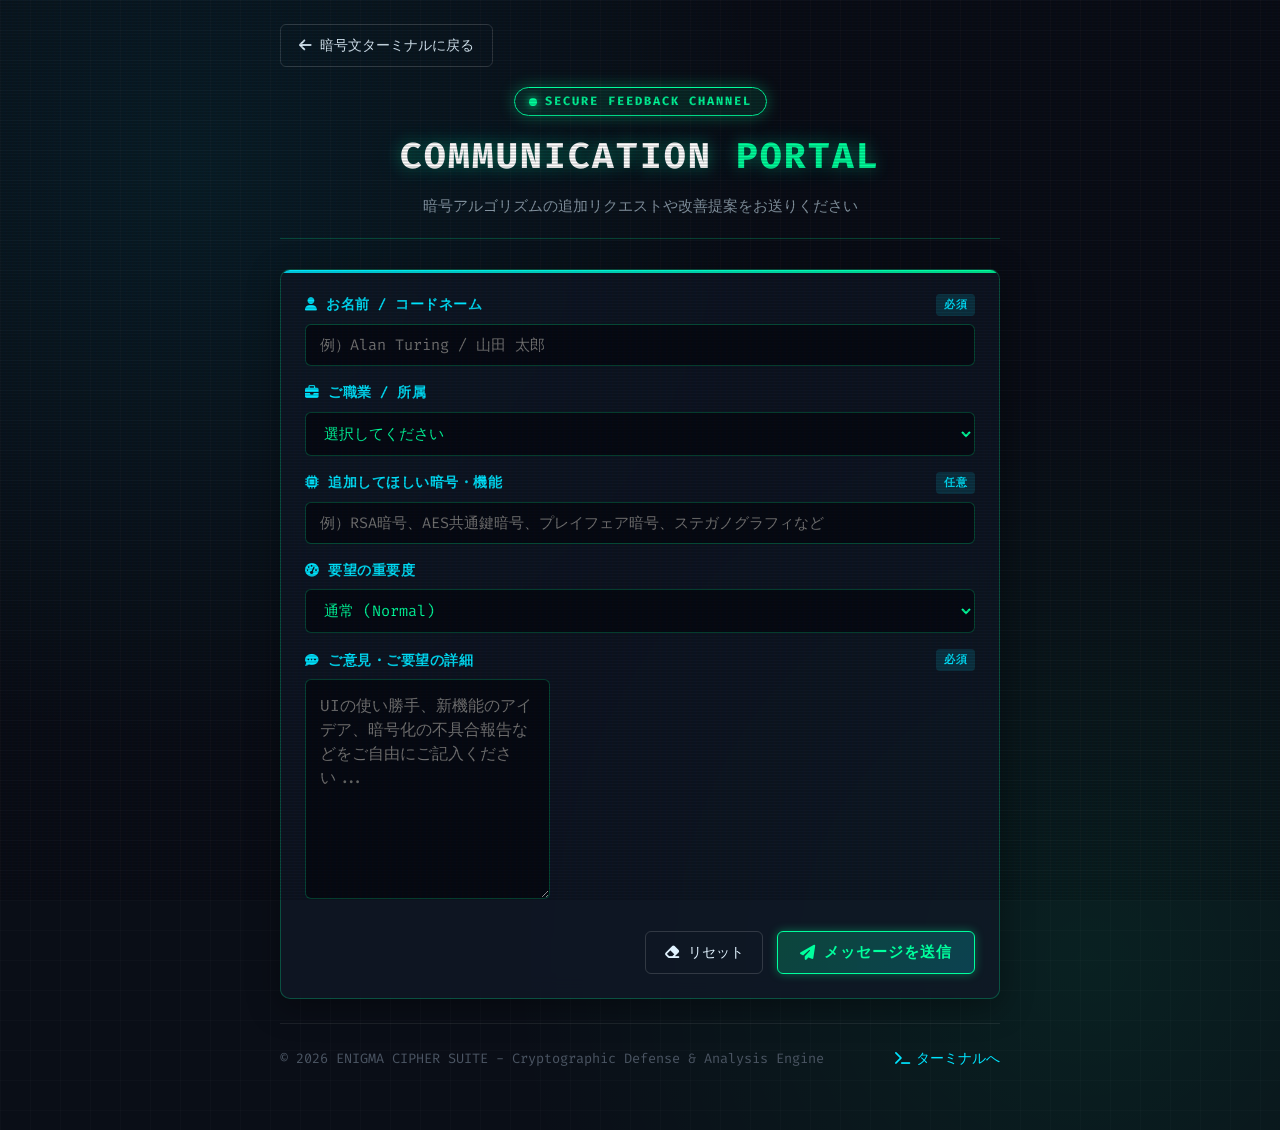
<file: bin/src/main/webapp/form.html>
<!DOCTYPE html>
<html lang="ja">
<head>
  <meta charset="UTF-8">
  <meta name="viewport" content="width=device-width, initial-scale=1.0">
  <title>お問い合わせ & 暗号追加リクエスト | ENIGMA CIPHER SUITE</title>
  
  <!-- Font & Icons -->
  <link rel="preconnect" href="https://fonts.googleapis.com">
  <link rel="preconnect" href="https://fonts.gstatic.com" crossorigin>
  <link href="https://fonts.googleapis.com/css2?family=Fira+Code:wght@400;500;700&family=Inter:wght@400;600;700;800&display=swap" rel="stylesheet">
  <link rel="stylesheet" href="https://cdnjs.cloudflare.com/ajax/libs/font-awesome/6.4.0/css/all.min.css">
  
  <link rel="stylesheet" href="css/style.css">
  <style>
    .form-container {
      max-width: 760px;
      margin: 0 auto;
    }
    .form-card {
      position: relative;
      overflow: hidden;
    }
    .form-card::before {
      content: "";
      position: absolute;
      top: 0;
      left: 0;
      right: 0;
      height: 3px;
      background: linear-gradient(90deg, var(--neon-cyan), var(--neon-green));
    }
    .back-btn-container {
      margin-bottom: 20px;
    }
  </style>
</head>
<body>
  <div class="container form-container">
    <div class="back-btn-container">
      <a href="index.html" class="btn-secondary-cyber" style="text-decoration: none;">
        <i class="fa-solid fa-arrow-left"></i> 暗号文ターミナルに戻る
      </a>
    </div>

    <!-- Header -->
    <header class="app-header">
      <div class="logo-badge">
        <span class="status-dot"></span>
        <span>Secure Feedback Channel</span>
      </div>
      <h1 class="app-title">COMMUNICATION <span class="accent">PORTAL</span></h1>
      <p class="subtitle">暗号アルゴリズムの追加リクエストや改善提案をお送りください</p>
    </header>

    <!-- Feedback Form Card -->
    <div class="glass-panel form-card">
      <form id="contact-form" onsubmit="handleFormSubmit(event)">
        <div class="form-group">
          <label class="field-label" for="name">
            <span><i class="fa-solid fa-user"></i> お名前 / コードネーム</span>
            <span class="badge">必須</span>
          </label>
          <input type="text" id="name" name="name" class="form-control" placeholder="例）Alan Turing / 山田 太郎" required>
        </div>

        <div class="form-group">
          <label class="field-label" for="job">
            <span><i class="fa-solid fa-briefcase"></i> ご職業 / 所属</span>
          </label>
          <select id="job" name="job" class="form-control">
            <option value="">選択してください</option>
            <option value="暗号研究者 / セキュリティエンジニア">暗号研究者 / セキュリティエンジニア</option>
            <option value="ソフトウェア開発者">ソフトウェア開発者</option>
            <option value="会社員">会社員</option>
            <option value="学生 / 研究員">学生 / 研究員</option>
            <option value="その他">その他</option>
          </select>
        </div>

        <div class="form-group">
          <label class="field-label" for="addEnigma">
            <span><i class="fa-solid fa-microchip"></i> 追加してほしい暗号・機能</span>
            <span class="badge">任意</span>
          </label>
          <input type="text" id="addEnigma" name="addEnigma" class="form-control" placeholder="例）RSA暗号、AES共通鍵暗号、プレイフェア暗号、ステガノグラフィなど">
        </div>

        <div class="form-group">
          <label class="field-label" for="priority">
            <span><i class="fa-solid fa-gauge-high"></i> 要望の重要度</span>
          </label>
          <select id="priority" name="priority" class="form-control">
            <option value="normal">通常 (Normal)</option>
            <option value="high">高 (High - ぜひ使いたい)</option>
            <option value="critical">緊急 (Critical - 研究・業務で必要)</option>
          </select>
        </div>

        <div class="form-group">
          <label class="field-label" for="sentence">
            <span><i class="fa-solid fa-comment-dots"></i> ご意見・ご要望の詳細</span>
            <span class="badge">必須</span>
          </label>
          <textarea name="sentence" id="sentence" rows="6" class="editor-textarea" placeholder="UIの使い勝手、新機能のアイデア、暗号化の不具合報告などをご自由にご記入ください..." required></textarea>
        </div>

        <div style="margin-top: 24px; display: flex; justify-content: flex-end; gap: 14px;">
          <button type="reset" class="btn-secondary-cyber">
            <i class="fa-solid fa-eraser"></i> リセット
          </button>
          <button type="submit" class="btn-cyber" id="submit-btn">
            <i class="fa-solid fa-paper-plane"></i> メッセージを送信
          </button>
        </div>
      </form>
    </div>

    <!-- Success Modal/Banner (Hidden initially) -->
    <div id="success-banner" class="glass-panel" style="display: none; border-color: var(--neon-green); text-align: center; padding: 30px;">
      <i class="fa-solid fa-circle-check" style="font-size: 3rem; color: var(--neon-green); margin-bottom: 16px;"></i>
      <h2 style="font-family: var(--font-mono); color: #fff; margin-bottom: 10px;">送信が完了しました</h2>
      <p style="color: var(--text-muted); margin-bottom: 20px;">貴重なご意見・暗号リクエストをいただきありがとうございます。システム管理者・暗号開発チームへ伝送されました。</p>
      <a href="index.html" class="btn-cyber" style="text-decoration: none; display: inline-flex;">
        <i class="fa-solid fa-arrow-left"></i> 暗号文ターミナルに戻る
      </a>
    </div>

    <!-- Footer -->
    <footer class="app-footer">
      <div>
        <span>&copy; 2026 ENIGMA CIPHER SUITE - Cryptographic Defense & Analysis Engine</span>
      </div>
      <div>
        <a href="index.html" class="footer-link">
          <i class="fa-solid fa-terminal"></i> ターミナルへ
        </a>
      </div>
    </footer>
  </div>

  <!-- Toast Notification Container -->
  <div class="toast-container" id="toast-container"></div>

  <script>
    function showToast(message, isError = false) {
      const container = document.getElementById('toast-container');
      const toast = document.createElement('div');
      toast.className = `toast ${isError ? 'error' : ''}`;
      toast.innerHTML = `
        <i class="fa-solid ${isError ? 'fa-circle-exclamation' : 'fa-circle-check'}"></i>
        <span>${message}</span>
      `;
      container.appendChild(toast);
      setTimeout(() => {
        toast.style.opacity = '0';
        toast.style.transform = 'translateX(100%)';
        toast.style.transition = 'all 0.3s ease';
        setTimeout(() => toast.remove(), 300);
      }, 3000);
    }

    function handleFormSubmit(event) {
      event.preventDefault();
      
      const submitBtn = document.getElementById('submit-btn');
      submitBtn.disabled = true;
      submitBtn.innerHTML = '<i class="fa-solid fa-spinner fa-spin"></i> 送信中...';

      const formData = {
        name: document.getElementById('name').value,
        job: document.getElementById('job').value,
        addEnigma: document.getElementById('addEnigma').value,
        priority: document.getElementById('priority').value,
        sentence: document.getElementById('sentence').value,
        timestamp: new Date().toISOString()
      };

      // Save to localStorage as a simulated backend dispatch
      try {
        const feedbackList = JSON.parse(localStorage.getItem('enigma_feedbacks') || '[]');
        feedbackList.push(formData);
        localStorage.setItem('enigma_feedbacks', JSON.stringify(feedbackList));
      } catch (e) {
        console.error(e);
      }

      setTimeout(() => {
        document.querySelector('.form-card').style.display = 'none';
        document.getElementById('success-banner').style.display = 'block';
        showToast('ご意見が正常に送信されました！');
      }, 800);
    }
  </script>
</body>
</html>
</file>
<file: bin/src/main/webapp/css/style.css>
/* =========================================================
   ENIGMA CIPHER SUITE - Modern Cyberpunk / Dark Terminal CSS
   ========================================================= */

:root {
  --bg-primary: #0a0e17;
  --bg-secondary: #111927;
  --bg-card: rgba(17, 25, 39, 0.75);
  --bg-card-hover: rgba(23, 33, 51, 0.85);
  --bg-input: rgba(6, 10, 18, 0.85);
  --border-color: rgba(0, 255, 157, 0.25);
  --border-focus: #00ff9d;
  
  --neon-green: #00ff9d;
  --neon-green-glow: rgba(0, 255, 157, 0.35);
  --neon-cyan: #00e5ff;
  --neon-cyan-glow: rgba(0, 229, 255, 0.35);
  --neon-amber: #ffb703;
  --neon-red: #ff3366;
  --text-primary: #e0f2fe;
  --text-muted: #8899a6;
  --text-dim: #4b5563;
  
  --font-mono: 'JetBrains Mono', 'Fira Code', 'Consolas', 'Courier New', monospace;
  --font-sans: 'Inter', -apple-system, BlinkMacSystemFont, "Segoe UI", Roboto, sans-serif;
  --transition: all 0.25s cubic-bezier(0.4, 0, 0.2, 1);
  --radius: 10px;
  --radius-sm: 6px;
}

* {
  box-sizing: border-box;
  margin: 0;
  padding: 0;
}

body {
  background-color: var(--bg-primary);
  background-image: 
    radial-gradient(circle at 15% 15%, rgba(0, 229, 255, 0.08) 0%, transparent 40%),
    radial-gradient(circle at 85% 85%, rgba(0, 255, 157, 0.08) 0%, transparent 40%),
    linear-gradient(to right, rgba(255, 255, 255, 0.015) 1px, transparent 1px),
    linear-gradient(to bottom, rgba(255, 255, 255, 0.015) 1px, transparent 1px);
  background-size: 100% 100%, 100% 100%, 30px 30px, 30px 30px;
  color: var(--text-primary);
  font-family: var(--font-sans);
  min-height: 100vh;
  line-height: 1.6;
  position: relative;
  overflow-x: hidden;
}

/* CRT Scanline overlay effect */
body::after {
  content: " ";
  display: block;
  position: fixed;
  top: 0; left: 0; bottom: 0; right: 0;
  background: linear-gradient(rgba(18, 16, 16, 0) 50%, rgba(0, 0, 0, 0.25) 50%), linear-gradient(90deg, rgba(255, 0, 0, 0.03), rgba(0, 255, 0, 0.01), rgba(0, 0, 255, 0.03));
  z-index: 999;
  background-size: 100% 3px, 6px 100%;
  pointer-events: none;
  opacity: 0.6;
}

.container {
  max-width: 1200px;
  margin: 0 auto;
  padding: 24px 20px 60px;
}

/* Header */
header.app-header {
  text-align: center;
  margin-bottom: 30px;
  padding-bottom: 20px;
  border-bottom: 1px solid var(--border-color);
  position: relative;
}

.logo-badge {
  display: inline-flex;
  align-items: center;
  gap: 8px;
  background: rgba(0, 255, 157, 0.1);
  border: 1px solid var(--neon-green);
  color: var(--neon-green);
  font-family: var(--font-mono);
  font-size: 0.75rem;
  font-weight: bold;
  padding: 4px 14px;
  border-radius: 20px;
  letter-spacing: 2px;
  text-transform: uppercase;
  margin-bottom: 12px;
  box-shadow: 0 0 15px var(--neon-green-glow);
}

.status-dot {
  width: 8px;
  height: 8px;
  background-color: var(--neon-green);
  border-radius: 50%;
  box-shadow: 0 0 8px var(--neon-green);
  animation: pulse 2s infinite;
}

@keyframes pulse {
  0% { transform: scale(0.95); opacity: 0.8; }
  50% { transform: scale(1.3); opacity: 1; }
  100% { transform: scale(0.95); opacity: 0.8; }
}

h1.app-title {
  font-family: var(--font-mono);
  font-size: 2.25rem;
  font-weight: 800;
  letter-spacing: 2px;
  color: #fff;
  text-shadow: 0 0 15px var(--neon-green-glow), 0 0 30px rgba(0, 229, 255, 0.2);
  margin-bottom: 8px;
}

h1.app-title span.accent {
  color: var(--neon-green);
}

.subtitle {
  color: var(--text-muted);
  font-size: 0.95rem;
}

/* Navigation & Top Bar */
.top-nav {
  display: flex;
  justify-content: space-between;
  align-items: center;
  flex-wrap: wrap;
  gap: 16px;
  margin-bottom: 24px;
}

/* Glass Card */
.glass-panel {
  background: var(--bg-card);
  backdrop-filter: blur(12px);
  -webkit-backdrop-filter: blur(12px);
  border: 1px solid var(--border-color);
  border-radius: var(--radius);
  padding: 24px;
  margin-bottom: 24px;
  box-shadow: 0 8px 32px 0 rgba(0, 0, 0, 0.37);
  transition: var(--transition);
}

.glass-panel:hover {
  border-color: rgba(0, 255, 157, 0.4);
}

/* Mode Switcher Tabs */
.mode-tabs {
  display: inline-flex;
  background: var(--bg-input);
  border: 1px solid var(--border-color);
  border-radius: var(--radius-sm);
  padding: 4px;
  gap: 4px;
}

.mode-tab {
  background: transparent;
  border: none;
  color: var(--text-muted);
  padding: 8px 18px;
  font-family: var(--font-mono);
  font-size: 0.9rem;
  font-weight: 600;
  border-radius: var(--radius-sm);
  cursor: pointer;
  display: inline-flex;
  align-items: center;
  gap: 8px;
  transition: var(--transition);
}

.mode-tab.active {
  background: var(--neon-green);
  color: #060b13;
  font-weight: 700;
  box-shadow: 0 0 12px var(--neon-green-glow);
}

.mode-tab:not(.active):hover {
  color: var(--text-primary);
  background: rgba(255, 255, 255, 0.05);
}

/* Form Controls */
.control-grid {
  display: grid;
  grid-template-columns: repeat(auto-fit, minmax(280px, 1fr));
  gap: 20px;
  align-items: flex-end;
}

.form-group {
  margin-bottom: 16px;
}

.form-group:last-child {
  margin-bottom: 0;
}

label.field-label {
  display: flex;
  align-items: center;
  justify-content: space-between;
  font-family: var(--font-mono);
  font-size: 0.85rem;
  font-weight: 600;
  color: var(--neon-cyan);
  margin-bottom: 8px;
  letter-spacing: 0.5px;
}

label.field-label .badge {
  font-size: 0.7rem;
  background: rgba(0, 229, 255, 0.15);
  padding: 2px 8px;
  border-radius: 4px;
  color: var(--neon-cyan);
}

.form-control, select.form-control {
  width: 100%;
  background: var(--bg-input);
  border: 1px solid var(--border-color);
  border-radius: var(--radius-sm);
  color: var(--neon-green);
  font-family: var(--font-mono);
  font-size: 0.95rem;
  padding: 10px 14px;
  outline: none;
  transition: var(--transition);
}

.form-control:focus, select.form-control:focus {
  border-color: var(--neon-green);
  box-shadow: 0 0 12px var(--neon-green-glow);
  background: rgba(4, 8, 15, 0.95);
}

select.form-control option {
  background-color: var(--bg-secondary);
  color: var(--text-primary);
  padding: 8px;
}

optgroup {
  color: var(--neon-cyan);
  background-color: var(--bg-primary);
}

/* Range input */
input[type="range"].form-range {
  -webkit-appearance: none;
  width: 100%;
  height: 6px;
  background: rgba(0, 255, 157, 0.2);
  border-radius: 3px;
  outline: none;
}

input[type="range"].form-range::-webkit-slider-thumb {
  -webkit-appearance: none;
  width: 18px;
  height: 18px;
  border-radius: 50%;
  background: var(--neon-green);
  cursor: pointer;
  box-shadow: 0 0 10px var(--neon-green);
  transition: var(--transition);
}

input[type="range"].form-range::-webkit-slider-thumb:hover {
  transform: scale(1.2);
}

/* Enigma Machine Specialized Config Panel */
.enigma-config-card {
  background: rgba(5, 10, 20, 0.85);
  border: 1px solid rgba(0, 229, 255, 0.3);
  border-radius: var(--radius);
  padding: 20px;
  margin-top: 16px;
}

.enigma-config-card .panel-title {
  font-family: var(--font-mono);
  font-size: 0.95rem;
  color: var(--neon-cyan);
  display: flex;
  align-items: center;
  gap: 8px;
  margin-bottom: 16px;
  padding-bottom: 8px;
  border-bottom: 1px dashed rgba(0, 229, 255, 0.25);
}

.rotors-grid {
  display: grid;
  grid-template-columns: repeat(auto-fit, minmax(130px, 1fr));
  gap: 12px;
  margin-bottom: 16px;
}

.rotor-slot {
  background: rgba(17, 25, 39, 0.6);
  border: 1px solid rgba(255, 255, 255, 0.08);
  border-radius: var(--radius-sm);
  padding: 12px;
  text-align: center;
}

.rotor-slot .slot-name {
  font-family: var(--font-mono);
  font-size: 0.75rem;
  color: var(--text-muted);
  margin-bottom: 6px;
  text-transform: uppercase;
}

.rotor-slot .rotor-wheel {
  font-family: var(--font-mono);
  font-size: 1.5rem;
  font-weight: 700;
  color: var(--neon-green);
  background: #04070d;
  border: 1px solid var(--neon-green);
  border-radius: 4px;
  padding: 4px 8px;
  margin: 6px 0;
  box-shadow: inset 0 0 10px rgba(0, 255, 157, 0.2);
  display: inline-block;
  min-width: 44px;
}

/* Dual Textarea Workspace */
.workspace-grid {
  display: grid;
  grid-template-columns: 1fr 1fr;
  gap: 24px;
  margin-bottom: 24px;
}

@media (max-width: 860px) {
  .workspace-grid {
    grid-template-columns: 1fr;
  }
}

.editor-card {
  display: flex;
  flex-direction: column;
  height: 100%;
}

.editor-header {
  display: flex;
  justify-content: space-between;
  align-items: center;
  margin-bottom: 10px;
}

.editor-title {
  font-family: var(--font-mono);
  font-size: 0.9rem;
  font-weight: 600;
  display: flex;
  align-items: center;
  gap: 8px;
}

.editor-title.input-title { color: var(--neon-cyan); }
.editor-title.output-title { color: var(--neon-green); }

.editor-tools {
  display: flex;
  gap: 6px;
}

.tool-btn {
  background: rgba(255, 255, 255, 0.05);
  border: 1px solid rgba(255, 255, 255, 0.1);
  color: var(--text-muted);
  padding: 4px 10px;
  font-size: 0.75rem;
  font-family: var(--font-mono);
  border-radius: 4px;
  cursor: pointer;
  display: inline-flex;
  align-items: center;
  gap: 4px;
  transition: var(--transition);
}

.tool-btn:hover {
  background: rgba(0, 255, 157, 0.15);
  color: var(--neon-green);
  border-color: var(--neon-green);
}

textarea.editor-textarea {
  flex: 1;
  min-height: 220px;
  resize: vertical;
  background: var(--bg-input);
  border: 1px solid var(--border-color);
  border-radius: var(--radius-sm);
  color: var(--text-primary);
  font-family: var(--font-mono);
  font-size: 1rem;
  padding: 14px;
  line-height: 1.5;
  transition: var(--transition);
}

textarea.editor-textarea:focus {
  border-color: var(--neon-cyan);
  box-shadow: 0 0 14px var(--neon-cyan-glow);
  outline: none;
}

textarea.editor-textarea.output {
  color: var(--neon-green);
  background: rgba(4, 9, 16, 0.9);
}

.editor-footer {
  display: flex;
  justify-content: space-between;
  font-size: 0.75rem;
  color: var(--text-dim);
  font-family: var(--font-mono);
  margin-top: 6px;
}

/* Action Control Bar */
.action-bar {
  display: flex;
  justify-content: space-between;
  align-items: center;
  flex-wrap: wrap;
  gap: 16px;
  padding: 18px 24px;
  background: var(--bg-card);
  border: 1px solid var(--border-color);
  border-radius: var(--radius);
  margin-bottom: 24px;
}

.action-buttons {
  display: flex;
  align-items: center;
  gap: 12px;
  flex-wrap: wrap;
}

.btn-cyber {
  background: linear-gradient(135deg, rgba(0, 255, 157, 0.2), rgba(0, 229, 255, 0.2));
  border: 1px solid var(--neon-green);
  color: var(--neon-green);
  font-family: var(--font-mono);
  font-size: 0.95rem;
  font-weight: 700;
  padding: 10px 22px;
  border-radius: var(--radius-sm);
  cursor: pointer;
  display: inline-flex;
  align-items: center;
  gap: 8px;
  transition: var(--transition);
  text-transform: uppercase;
  letter-spacing: 1px;
  box-shadow: 0 0 10px var(--neon-green-glow);
}

.btn-cyber:hover {
  background: var(--neon-green);
  color: #060b13;
  box-shadow: 0 0 20px var(--neon-green-glow);
  transform: translateY(-1px);
}

.btn-cyber:active {
  transform: translateY(1px);
}

.btn-secondary-cyber {
  background: transparent;
  border: 1px solid rgba(255, 255, 255, 0.15);
  color: var(--text-primary);
  font-family: var(--font-mono);
  font-size: 0.9rem;
  padding: 9px 18px;
  border-radius: var(--radius-sm);
  cursor: pointer;
  display: inline-flex;
  align-items: center;
  gap: 8px;
  transition: var(--transition);
}

.btn-secondary-cyber:hover {
  border-color: var(--neon-cyan);
  color: var(--neon-cyan);
  box-shadow: 0 0 10px var(--neon-cyan-glow);
}

.toggle-switch-group {
  display: flex;
  align-items: center;
  gap: 10px;
}

.switch {
  position: relative;
  display: inline-block;
  width: 44px;
  height: 24px;
}

.switch input {
  opacity: 0;
  width: 0;
  height: 0;
}

.slider {
  position: absolute;
  cursor: pointer;
  top: 0; left: 0; right: 0; bottom: 0;
  background-color: rgba(255, 255, 255, 0.1);
  border: 1px solid rgba(255, 255, 255, 0.2);
  transition: .3s;
  border-radius: 24px;
}

.slider:before {
  position: absolute;
  content: "";
  height: 16px;
  width: 16px;
  left: 3px;
  bottom: 3px;
  background-color: var(--text-muted);
  transition: .3s;
  border-radius: 50%;
}

input:checked + .slider {
  background-color: rgba(0, 255, 157, 0.3);
  border-color: var(--neon-green);
}

input:checked + .slider:before {
  transform: translateX(20px);
  background-color: var(--neon-green);
  box-shadow: 0 0 8px var(--neon-green);
}

.toggle-label {
  font-family: var(--font-mono);
  font-size: 0.85rem;
  color: var(--text-muted);
}

/* Live Visualization & Info Box */
.info-card {
  background: var(--bg-card);
  border: 1px solid rgba(0, 229, 255, 0.2);
  border-radius: var(--radius);
  padding: 20px;
  margin-bottom: 24px;
}

.info-header {
  font-family: var(--font-mono);
  font-size: 0.95rem;
  color: var(--neon-cyan);
  display: flex;
  align-items: center;
  justify-content: space-between;
  cursor: pointer;
  user-select: none;
}

.info-content {
  margin-top: 14px;
  font-size: 0.9rem;
  color: var(--text-muted);
  line-height: 1.7;
}

.info-content code {
  background: rgba(0, 255, 157, 0.1);
  color: var(--neon-green);
  font-family: var(--font-mono);
  padding: 2px 6px;
  border-radius: 3px;
  font-size: 0.85rem;
}

/* Footer & Nav links */
footer.app-footer {
  display: flex;
  justify-content: space-between;
  align-items: center;
  flex-wrap: wrap;
  gap: 16px;
  padding-top: 24px;
  border-top: 1px solid rgba(255, 255, 255, 0.08);
  font-family: var(--font-mono);
  font-size: 0.85rem;
  color: var(--text-dim);
}

.footer-link {
  color: var(--neon-cyan);
  text-decoration: none;
  display: inline-flex;
  align-items: center;
  gap: 6px;
  transition: var(--transition);
}

.footer-link:hover {
  color: var(--neon-green);
  text-shadow: 0 0 8px var(--neon-green-glow);
}

/* Toast Notifications */
.toast-container {
  position: fixed;
  bottom: 24px;
  right: 24px;
  z-index: 10000;
  display: flex;
  flex-direction: column;
  gap: 10px;
}

.toast {
  background: rgba(10, 14, 23, 0.95);
  border: 1px solid var(--neon-green);
  color: var(--text-primary);
  font-family: var(--font-mono);
  font-size: 0.85rem;
  padding: 12px 18px;
  border-radius: var(--radius-sm);
  box-shadow: 0 4px 20px rgba(0, 255, 157, 0.25);
  display: flex;
  align-items: center;
  gap: 10px;
  animation: slideIn 0.3s cubic-bezier(0.18, 0.89, 0.32, 1.28);
}

.toast.error {
  border-color: var(--neon-red);
  box-shadow: 0 4px 20px rgba(255, 51, 102, 0.25);
}

@keyframes slideIn {
  from { transform: translateX(100%); opacity: 0; }
  to { transform: translateX(0); opacity: 1; }
}

/* Custom Scrollbar */
::-webkit-scrollbar {
  width: 8px;
  height: 8px;
}

::-webkit-scrollbar-track {
  background: var(--bg-primary);
}

::-webkit-scrollbar-thumb {
  background: rgba(0, 255, 157, 0.25);
  border-radius: 4px;
}

::-webkit-scrollbar-thumb:hover {
  background: var(--neon-green);
}
</file>
